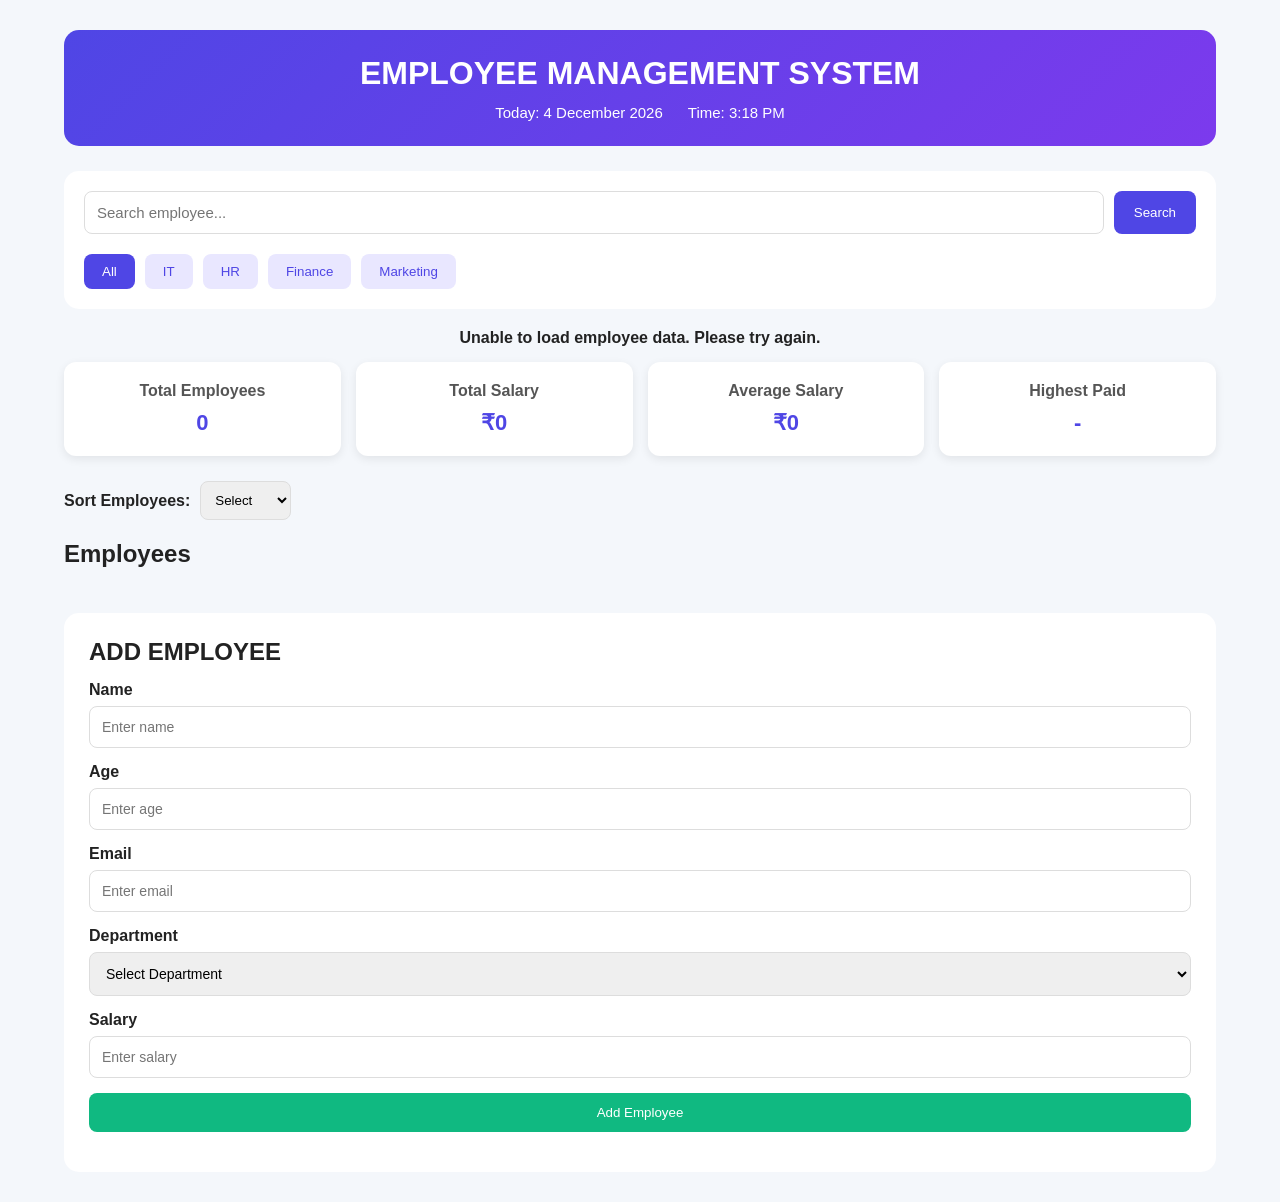
<file: Final_task/final.html>
<!DOCTYPE html>
<html lang="en">
<head>
    <meta charset="UTF-8">
    <meta name="viewport" content="width=device-width, initial-scale=1.0">
    <title>Employee Management System</title>
    <link rel="stylesheet" href="final.css">
</head>

<body>
    <div class="container">

        <header>
            <h1>EMPLOYEE MANAGEMENT SYSTEM</h1>
            <div class="date-time">
                <span id="today"></span>
                <span id="time"></span>
            </div>
        </header>

        <section class="controls">
            <div class="search-box">
                <input type="text" id="searchInput" placeholder="Search employee...">
                <button id="searchBtn">Search</button>
            </div>

            <div class="filter-buttons">
                <button class="department-btn active" data-department="All">All</button>
                <button class="department-btn" data-department="IT">IT</button>
                <button class="department-btn" data-department="HR">HR</button>
                <button class="department-btn" data-department="Finance">Finance</button>
                <button class="department-btn" data-department="Marketing">Marketing</button>
            </div>
        </section>

        <div id="message"></div>

        <section class="dashboard">
            <div class="stat-card">
                <h3>Total Employees</h3>
                <p id="employeeCount">0</p>
            </div>

            <div class="stat-card">
                <h3>Total Salary</h3>
                <p id="totalSalary">₹0</p>
            </div>

            <div class="stat-card">
                <h3>Average Salary</h3>
                <p id="averageSalary">₹0</p>
            </div>

            <div class="stat-card">
                <h3>Highest Paid</h3>
                <p id="highestEmployee">-</p>
            </div>
        </section>

        <section class="sorting">
            <label for="sortSelect">Sort Employees:</label>

            <select id="sortSelect">
                <option value="">Select</option>
                <option value="nameAsc">Name ↑</option>
                <option value="nameDesc">Name ↓</option>
                <option value="ageAsc">Age ↑</option>
                <option value="ageDesc">Age ↓</option>
                <option value="salaryAsc">Salary ↑</option>
                <option value="salaryDesc">Salary ↓</option>
            </select>
        </section>

        <section>
            <h2>Employees</h2>
            <div
                id="employeeContainer"
                class="employee-container">
            </div>
        </section>

        <section class="add-section">
            <h2>ADD EMPLOYEE</h2>

            <form id="employeeForm">
                <div class="form-group">
                    <label>Name</label>
                    <input type="text" id="name" placeholder="Enter name">
                </div>

                <div class="form-group">
                    <label>Age</label>
                    <input type="number" id="age" placeholder="Enter age">
                </div>


                <div class="form-group">
                    <label>Email</label>
                    <input type="email" id="email" placeholder="Enter email">
                </div>


                <div class="form-group">
                    <label>Department</label>

                    <select id="department">
                        <option value="">Select Department</option>
                        <option value="IT">IT</option>
                        <option value="HR">HR </option>
                        <option value="Finance">Finance</option>
                        <option value="Marketing">Marketing</option>
                    </select>
                </div>


                <div class="form-group">
                    <label>Salary</label>
                    <input type="number" id="salary" placeholder="Enter salary">
                </div>

                <button type="submit" class="add-btn"> Add Employee</button>

            </form>
            <div id="errorMessage"></div>
        </section>
    </div>

    <script src="final.js"></script>

</body>
</html>
</file>
<file: Final_task/final.css>
* {
    margin: 0;
    padding: 0;
    box-sizing: border-box;
}

body {
    font-family: Arial, sans-serif;
    background: #f4f7fb;
    color: #222;
}

.container {
    width: 90%;
    max-width: 1200px;
    margin: 30px auto;
}

header {
    background: linear-gradient(135deg, #4f46e5, #7c3aed);
    color: white;
    padding: 25px;
    border-radius: 15px;
    text-align: center;
    margin-bottom: 25px;
}

header h1 {
    margin-bottom: 12px;
}

.date-time {
    display: flex;
    justify-content: center;
    gap: 25px;
    font-size: 15px;
}



.controls {
    background: white;
    padding: 20px;
    border-radius: 15px;
    margin-bottom: 20px;
}

.search-box {
    display: flex;
    gap: 10px;
    margin-bottom: 20px;
}

.search-box input {
    flex: 1;
    padding: 12px;
    border: 1px solid #ddd;
    border-radius: 8px;
    font-size: 15px;
}

.search-box button {
    background: #4f46e5;
    color: white;
    border: none;
    padding: 12px 20px;
    border-radius: 8px;
    cursor: pointer;
}

.search-box button:hover {
    background: #3730a3;
}

.filter-buttons {
    display: flex;
    gap: 10px;
    flex-wrap: wrap;
}

.department-btn {
    background: #e9e7ff;
    color: #4f46e5;
    border: none;
    padding: 10px 18px;
    border-radius: 8px;
    cursor: pointer;
}

.department-btn:hover {
    background: #d8d5ff;
}

.department-btn.active {
    background: #4f46e5;
    color: white;
}


#message {
    text-align: center;
    margin: 15px 0;
    font-weight: bold;
}


.dashboard {
    display: grid;
    grid-template-columns: repeat(4, 1fr);
    gap: 15px;
    margin-bottom: 25px;
}

.stat-card {
    background: white;
    padding: 20px;
    border-radius: 12px;
    text-align: center;
    box-shadow: 0 3px 10px rgba(0, 0, 0, 0.08);
}

.stat-card h3 {
    color: #555;
    margin-bottom: 10px;
    font-size: 16px;
}

.stat-card p {
    font-size: 22px;
    font-weight: bold;
    color: #4f46e5;
}


.sorting {
    display: flex;
    align-items: center;
    gap: 10px;
    margin-bottom: 20px;
}

.sorting label {
    font-weight: bold;
}

.sorting select {
    padding: 10px;
    border-radius: 8px;
    border: 1px solid #ddd;
}


h2 {
    margin-bottom: 15px;
}

.employee-container {
    display: grid;
    grid-template-columns: repeat(3, 1fr);
    gap: 20px;
}

.employee-card {
    background: white;
    border-radius: 15px;
    padding: 20px;
    box-shadow: 0 3px 12px rgba(0, 0, 0, 0.08);
}

.employee-card img {
    width: 100px;
    height: 100px;
    object-fit: cover;
    border-radius: 50%;
    display: block;
    margin: 0 auto 15px;
}

.employee-card h3 {
    text-align: center;
    margin-bottom: 12px;
    color: #333;
}

.employee-card p {
    margin: 8px 0;
    color: #555;
    font-size: 14px;
}

.department {
    display: inline-block;
    background: #e9e7ff;
    color: #4f46e5;
    padding: 5px 10px;
    border-radius: 20px;
    font-size: 12px;
}

.delete-btn {
    width: 100%;
    margin-top: 15px;
    background: #ef4444;
    color: white;
    border: none;
    padding: 10px;
    border-radius: 8px;
    cursor: pointer;
}

.delete-btn:hover {
    background: #dc2626;
}


.add-section {
    background: white;
    padding: 25px;
    border-radius: 15px;
    margin-top: 30px;
    margin-bottom: 30px;
}

#employeeForm {
    display: grid;
    grid-template-columns:1fr;
    gap: 15px;
}

.form-group {
    display: flex;
    flex-direction: column;
    gap: 7px;
}

.form-group label {
    font-weight: bold;
}

.form-group input,
.form-group select {
    padding: 12px;
    border: 1px solid #ddd;
    border-radius: 8px;
    font-size: 14px;
}

.add-btn {
    background: #10b981;
    color: white;
    border: none;
    padding: 12px;
    border-radius: 8px;
    cursor: pointer;
    align-self: end;
}

.add-btn:hover {
    background: #059669;
}

#errorMessage {
    color: #ef4444;
    margin-top: 15px;
    font-weight: bold;
}

.no-employees {
    text-align: center;
    background: white;
    padding: 30px;
    border-radius: 10px;
    color: #777;
}


@media (max-width: 900px) {

    .dashboard {
        grid-template-columns: repeat(2, 1fr);
    }

    .employee-container {
        grid-template-columns: repeat(2, 1fr);
    }
}


@media (max-width: 600px) {
    .container {
        width: 95%;
    }
    header h1 {
        font-size: 22px;
    }

    .dashboard {
        grid-template-columns: 1fr;
    }

    .employee-container {
        grid-template-columns: 1fr;
    }

    #employeeForm {
        grid-template-columns: 1fr;
    }

    .date-time {
        flex-direction: column;
        gap: 5px;
    }

    .search-box {
        flex-direction: column;
    }
}
</file>
